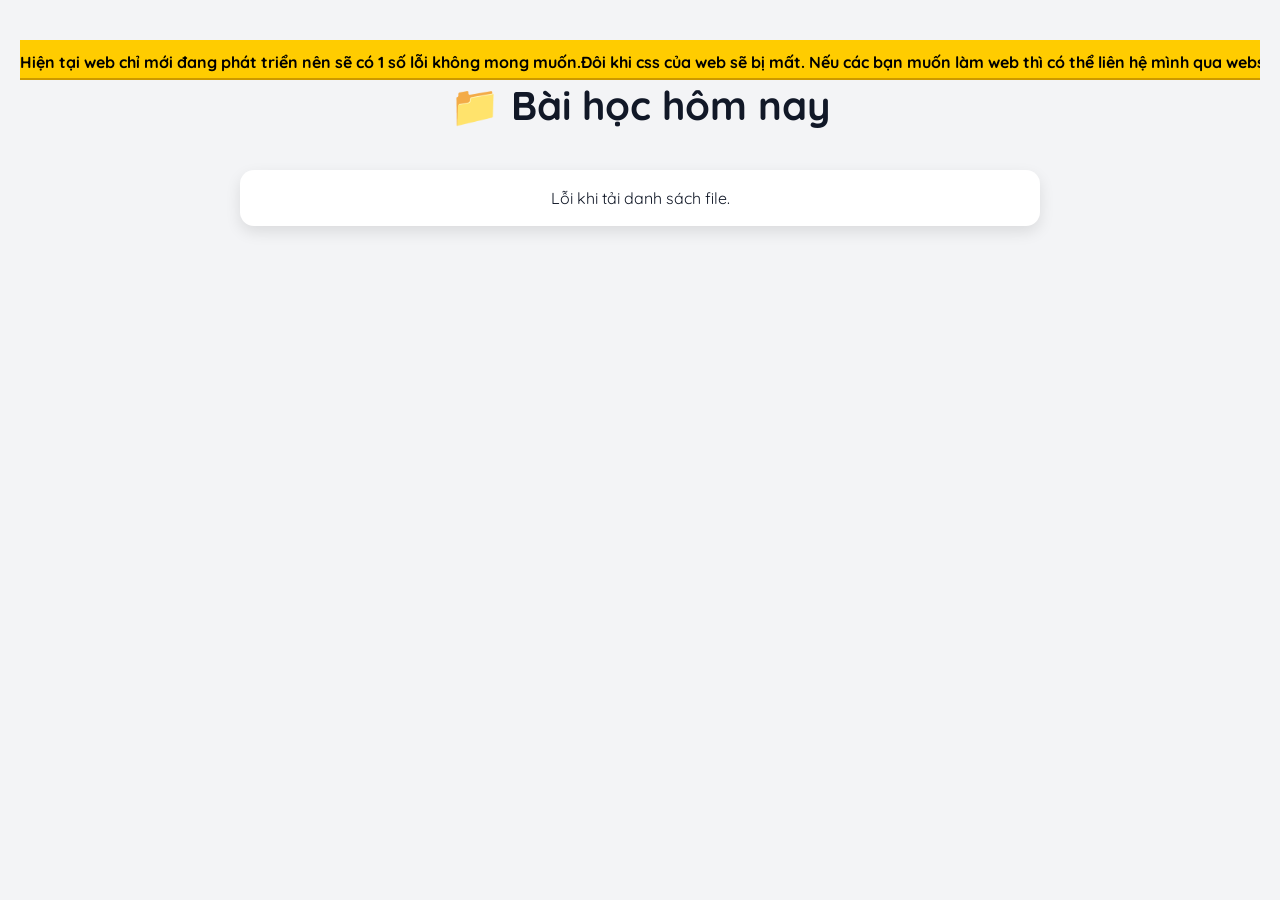
<file: index.html>
<!DOCTYPE html>
<html lang="vi">
<head>
  <meta charset="UTF-8" />
  <meta name="viewport" content="width=device-width, initial-scale=1.0" />
  <link rel="icon" href="GD.png" />
  <title>Hocwebkhanhpc</title>
  <link href="https://fonts.googleapis.com/css2?family=Quicksand:wght@500;700&display=swap" rel="stylesheet">
  <style>
    :root {
      --bg: #f3f4f6;
      --bg-dark: #1e1e2f;
      --card: #ffffff;
      --card-dark: #2a2a40;
      --text: #111827;
      --text-dark: #e5e7eb;
      --primary: #6366f1;
      --hover: #4f46e5;
      --shadow: rgba(0, 0, 0, 0.1);
    }

    * {
      margin: 0;
      padding: 0;
      box-sizing: border-box;
    }

    body {
      font-family: 'Quicksand', sans-serif;
      background-color: var(--bg);
      color: var(--text);
      padding: 40px 20px;
      transition: all 0.4s ease;
    }

    body.dark {
      background-color: var(--bg-dark);
      color: var(--text-dark);
    }

    h1 {
      text-align: center;
      font-size: 2.5rem;
      margin-bottom: 40px;
      animation: fadeInDown 1s ease;
    }

    ul {
      list-style: none;
      max-width: 800px;
      margin: auto;
      padding: 0;
    }

    li {
      background-color: var(--card);
      margin: 15px 0;
      padding: 18px 24px;
      border-radius: 14px;
      box-shadow: 0 6px 15px var(--shadow);
      transform: translateY(20px);
      opacity: 0;
      animation: fadeInUp 0.6s ease forwards;
      animation-delay: calc(var(--i) * 0.1s);
      text-align: center;
    }

    body.dark li {
      background-color: var(--card-dark);
    }

    a {
      color: var(--primary);
      text-decoration: none;
      font-weight: bold;
      font-size: 1.4rem;
      display: inline-block;
      transition: all 0.3s ease;
    }

    a:hover {
      color: var(--hover);
      transform: scale(1.1);
    }

    .toggle-btn {
      position: fixed;
      top: 20px;
      right: 20px;
      background: none;
      border: none;
      font-size: 2rem;
      cursor: pointer;
      transition: transform 0.4s ease;
    }

    .toggle-btn.rotate {
      transform: rotate(180deg);
    }

    @keyframes fadeInUp {
      to {
        transform: translateY(0);
        opacity: 1;
      }
    }

    @keyframes fadeInDown {
      from {
        transform: translateY(-20px);
        opacity: 0;
      }
      to {
        transform: translateY(0);
        opacity: 1;
      }
    }

    @media (max-width: 600px) {
      h1 {
        font-size: 1.8rem;
      }

      li {
        padding: 14px 18px;
      }

      .toggle-btn {
        font-size: 1.5rem;
        top: 10px;
        right: 10px;
      }
    }
  </style>
  <div id="notification-bar" style="
    width: 100%;
    background-color: #ffcc00;
    color: #000;
    font-weight: bold;
    white-space: nowrap;
    overflow: hidden;
    height: 40px;
    line-height: 40px;
    border-bottom: 2px solid #cc9900;
    box-sizing: border-box;
    position: relative;
">
  <div id="scrolling-wrapper" style="
      display: inline-block;
      white-space: nowrap;
      will-change: transform;
      animation: scroll-infinite 30s linear infinite;
  ">
    <span style="padding-right: 50px;">
      Hiện tại web chỉ mới đang phát triển nên sẽ có 1 số lỗi không mong muốn.Đôi khi css của web sẽ bị mất. Nếu các bạn muốn làm web thì có thể liên hệ mình qua website: 
      <a href="https://aikhanh.onrender.com" target="_blank" style="color: #000; text-decoration: underline;">https://aikhanh.onrender.com</a>
       © KHANHPC 2025| mọi quyền được bảo lưu
    </span>
    <span style="padding-right: 50px;">
      Hiện tại web chỉ mới đang phát triển nên sẽ có 1 số lỗi không mong muốn.Đôi khi css của web sẽ bị mất. Nếu các bạn muốn làm web thì có thể liên hệ mình qua website: 
      <a href="https://aikhanh.onrender.com" target="_blank" style="color: #000; text-decoration: underline;">https://aikhanh.onrender.com</a>
       © KHANHPC 2025| mọi quyền được bảo lưu
    </span>
    <span style="padding-right: 50px;">
      Hiện tại web chỉ mới đang phát triển nên sẽ có 1 số lỗi không mong muốn.Đôi khi css của web sẽ bị mất. Nếu các bạn muốn làm web thì có thể liên hệ mình qua website: 
      <a href="https://aikhanh.onrender.com" target="_blank" style="color: #000; text-decoration: underline;">https://aikhanh.onrender.com</a>
       © KHANHPC 2025| mọi quyền được bảo lưu
    </span>
    <span style="padding-right: 50px;">
      Hiện tại web chỉ mới đang phát triển nên sẽ có 1 số lỗi không mong muốn.Đôi khi css của web sẽ bị mất. Nếu các bạn muốn làm web thì có thể liên hệ mình qua website: 
      <a href="https://aikhanh.onrender.com" target="_blank" style="color: #000; text-decoration: underline;">https://aikhanh.onrender.com</a>
       © KHANHPC 2025| mọi quyền được bảo lưu
    </span>
  </div>
</div>
<style>
@keyframes scroll-infinite {
  0% {
    transform: translateX(0);
  }
  100% {
    transform: translateX(-25%);
  }
}
</style>
</head>
<body>
  <button class="toggle-btn" id="theme-toggle" onclick="toggleDark()"></button>
  <h1>📁 Bài học hôm nay</h1>
  <ul id="file-list">Đang tải...</ul>

  <script>
    const user = "HoangQuocKhanh0504";
    const repo = "hocwebkhanhpc";
    const branch = "root";

    async function fetchHtmlFiles() {
      try {
        const res = await fetch(`https://api.github.com/repos/${user}/${repo}/git/trees/${branch}?recursive=1`);
        const data = await res.json();

        // Kiểm tra nếu 'data.tree' là một mảng hợp lệ
        if (!Array.isArray(data.tree)) {
          throw new Error('Dữ liệu không hợp lệ.');
        }

        // Lọc tất cả các file có phần mở rộng .html
        const htmlFiles = data.tree.filter(file => file.path.endsWith(".html"));
        const list = document.getElementById("file-list");
        list.innerHTML = "";

        if (htmlFiles.length === 0) {
          list.innerHTML = "<li>Không tìm thấy file HTML nào.</li>";
          return;
        }

        const folders = new Set();
        htmlFiles.forEach(file => {
          // Lấy thư mục chứa file HTML
          const folder = file.path.includes('/') ? file.path.split('/').slice(0, -1).join('/') : "";
          if (folder) folders.add(folder);
        });

        // Sắp xếp thư mục theo thứ tự số
        const sortedFolders = Array.from(folders).sort((a, b) => {
          const numA = a.match(/\d+/) ? parseInt(a.match(/\d+/)[0]) : 0;
          const numB = b.match(/\d+/) ? parseInt(b.match(/\d+/)[0]) : 0;
          return numA - numB;
        });

        sortedFolders.forEach((folder, index) => {
          const li = document.createElement("li");
          li.style.setProperty('--i', index);

          const a = document.createElement("a");
          a.href = `https://${user}.github.io/${repo}/${folder === "" ? "" : folder + "/"}khanhpc.html`;
          a.textContent = `📁 ${folder}`;
          a.target = "_blank";

          li.appendChild(a);
          list.appendChild(li);
        });
      } catch (e) {
        console.error(e);
        document.getElementById("file-list").innerHTML = "<li>Lỗi khi tải danh sách file.</li>";
      }
    }

    function toggleDark() {
      const body = document.body;
      const btn = document.getElementById("theme-toggle");
      body.classList.toggle("dark");
      btn.classList.toggle("rotate");

      // Lưu trạng thái chế độ sáng tối vào localStorage
      if (body.classList.contains("dark")) {
        localStorage.setItem("theme", "dark");
        btn.textContent = "💡";
      } else {
        localStorage.setItem("theme", "light");
        btn.textContent = "🌙";
      }
    }

    // Kiểm tra chế độ sáng tối khi tải lại trang
    if (localStorage.getItem("theme") === "dark") {
      document.body.classList.add("dark");
      document.getElementById("theme-toggle").textContent = "💡";
    }
        if (localStorage.getItem("theme") === "light") {
      document.body.classList.add("light");
      document.getElementById("theme-toggle").textContent = "🌙";
    }


    fetchHtmlFiles();
      document.addEventListener('DOMContentLoaded', function () {
    document.body.style.userSelect = 'none';

    // Chặn các sự kiện chọn văn bản
    document.body.addEventListener('selectstart', function (e) {
      e.preventDefault();
    });

    // Chặn bôi đen bằng chuột
    document.body.addEventListener('mousedown', function (e) {
      e.preventDefault();
    });

    document.body.addEventListener('mousemove', function (e) {
      window.getSelection().removeAllRanges();
    });
  });
  </script>
</body>
</html>
</file>
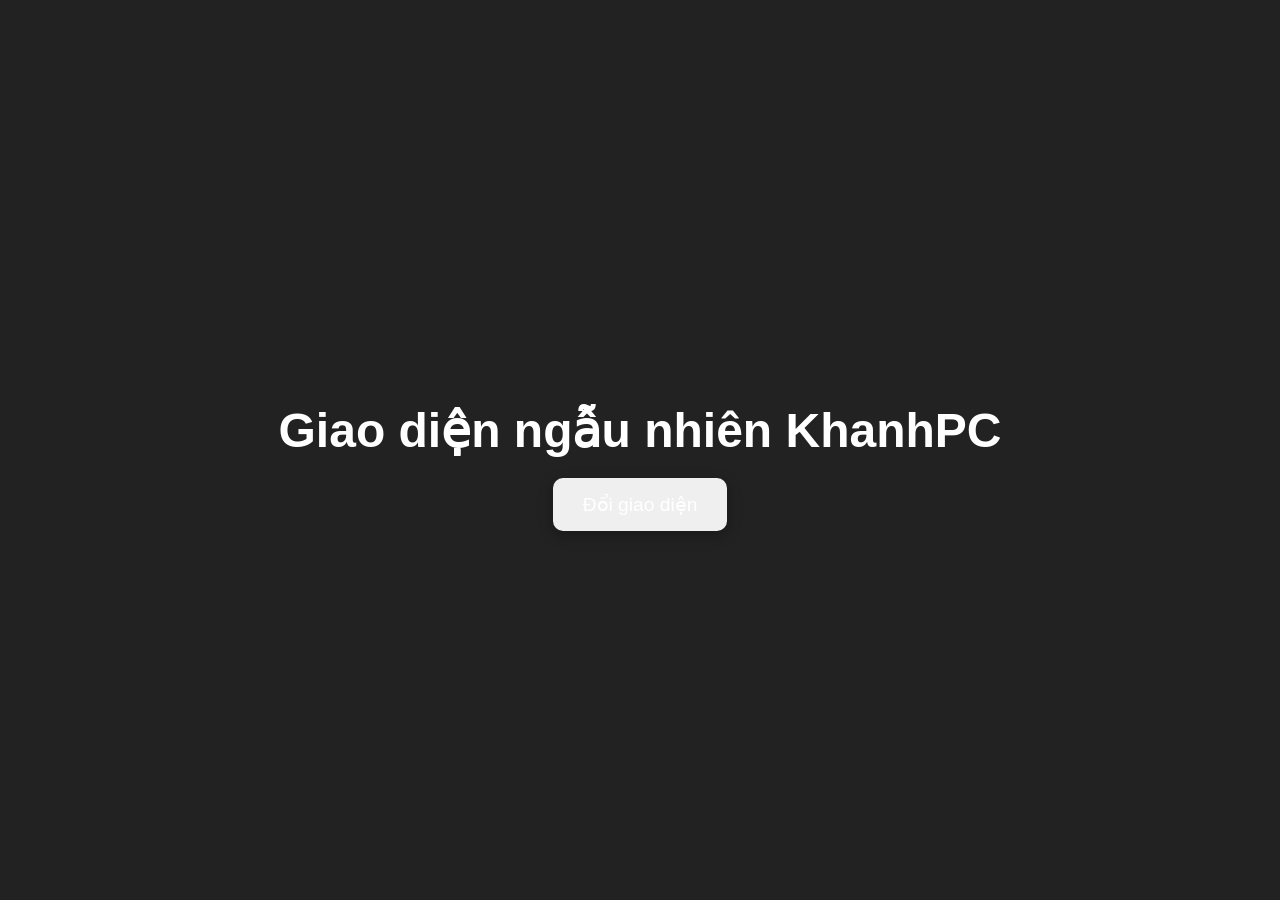
<file: Bài 1 (tạo hiệu ứng màu cho web)/khanhpc.html>
<!DOCTYPE html>
<html lang="vi">
<head>
    <meta charset="UTF-8">
    <meta name="viewport" content="width=device-width, initial-scale=1.0">
    <title>Khanhpc Tạo web</title>
    <link rel="stylesheet" href="khanhpc.css">
    <link rel="icon" type="image/png" href="GD.png">
    <script src="https://www.google.com/recaptcha/api.js?render=Key API captra V3 của bạn&hl=vi" ></script>
</head>
<body>
    <h1 id="tieu-de">Giao diện ngẫu nhiên KhanhPC</h1>
    <button class="nut-doi-giao-dien" onclick="doiGiaoDien()">Đổi giao diện</button>
    <script src="khanhpc.js"></script>
</body>
</html>
</file>
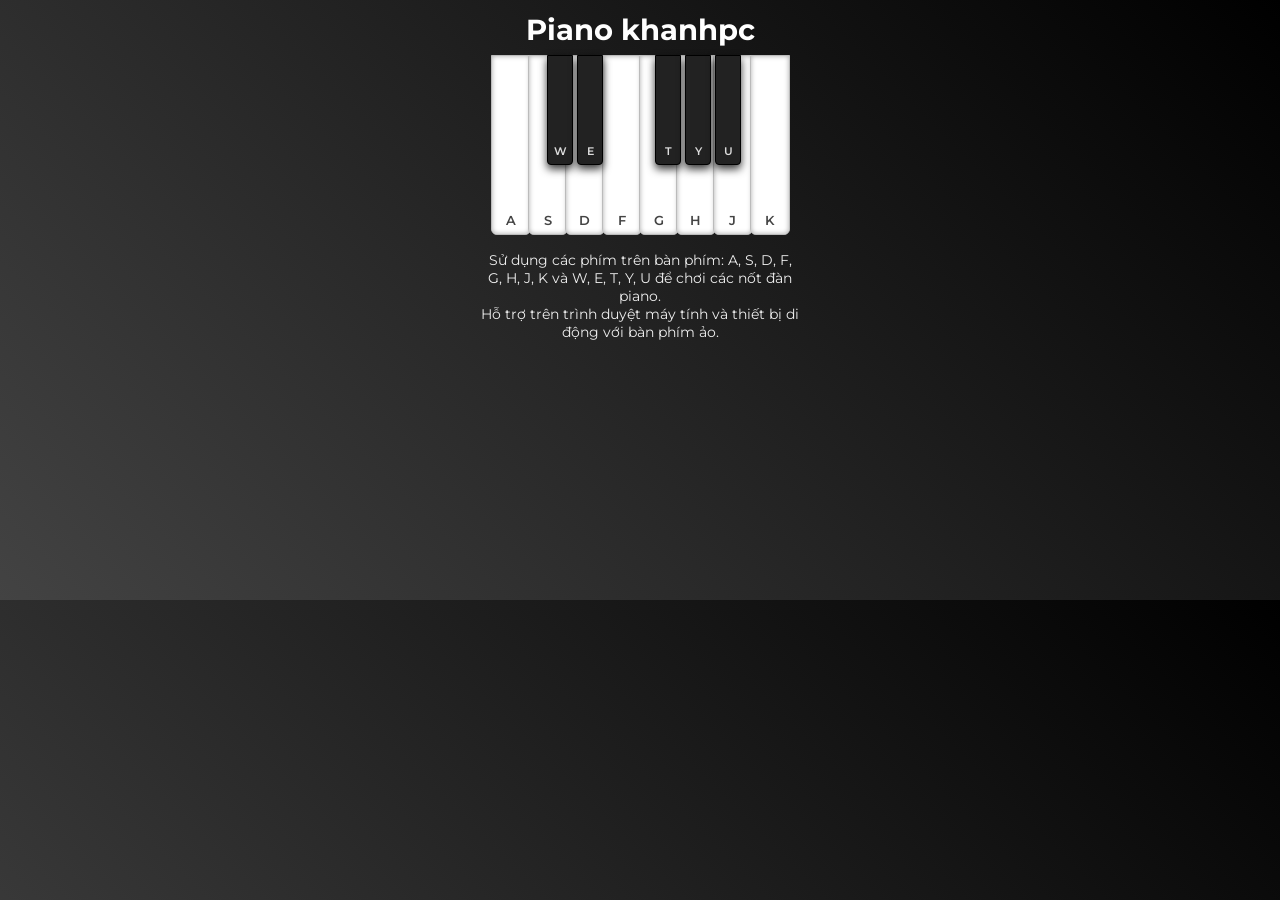
<file: Bài 10 tự làm đàn piano trên web/khanhpc.html>
<!DOCTYPE html>
<html lang="vi">
<head>
<meta charset="UTF-8" />
<meta name="viewport" content="width=device-width, initial-scale=1, maximum-scale=1, user-scalable=no" />
<title>Bài 10</title>
<link rel="icon" href="GD.png">
<link rel="stylesheet" href="khanhpc.css">
</head>
<body>
<h1>Piano khanhpc</h1>
<div id="piano" role="application" aria-label="Đàn piano ảo">
  <div class="white-keys">
    <div class="white-key" data-note="C4" tabindex="0"><div class="key-label">A</div></div>
    <div class="white-key" data-note="D4" tabindex="0"><div class="key-label">S</div></div>
    <div class="white-key" data-note="E4" tabindex="0"><div class="key-label">D</div></div>
    <div class="white-key" data-note="F4" tabindex="0"><div class="key-label">F</div></div>
    <div class="white-key" data-note="G4" tabindex="0"><div class="key-label">G</div></div>
    <div class="white-key" data-note="A4" tabindex="0"><div class="key-label">H</div></div>
    <div class="white-key" data-note="B4" tabindex="0"><div class="key-label">J</div></div>
    <div class="white-key" data-note="C5" tabindex="0"><div class="key-label">K</div></div>
  </div>
  <div class="black-keys">
    <div class="black-key" data-note="C#4" style="margin-left: 28px" tabindex="0"><div class="key-label">W</div></div>
    <div class="black-key" data-note="D#4" tabindex="0"><div class="key-label">E</div></div>
    <div class="black-key" data-note="F#4" style="margin-left: 50px" tabindex="0"><div class="key-label">T</div></div>
    <div class="black-key" data-note="G#4" tabindex="0"><div class="key-label">Y</div></div>
    <div class="black-key" data-note="A#4" tabindex="0"><div class="key-label">U</div></div>
  </div>
</div>
<div id="instructions">
  Sử dụng các phím trên bàn phím: A, S, D, F, G, H, J, K và W, E, T, Y, U để chơi các nốt đàn piano.<br/>
  Hỗ trợ trên trình duyệt máy tính và thiết bị di động với bàn phím ảo.
</div>
<script src="khanhpc.js"></script>
</body>
</html>
</file>
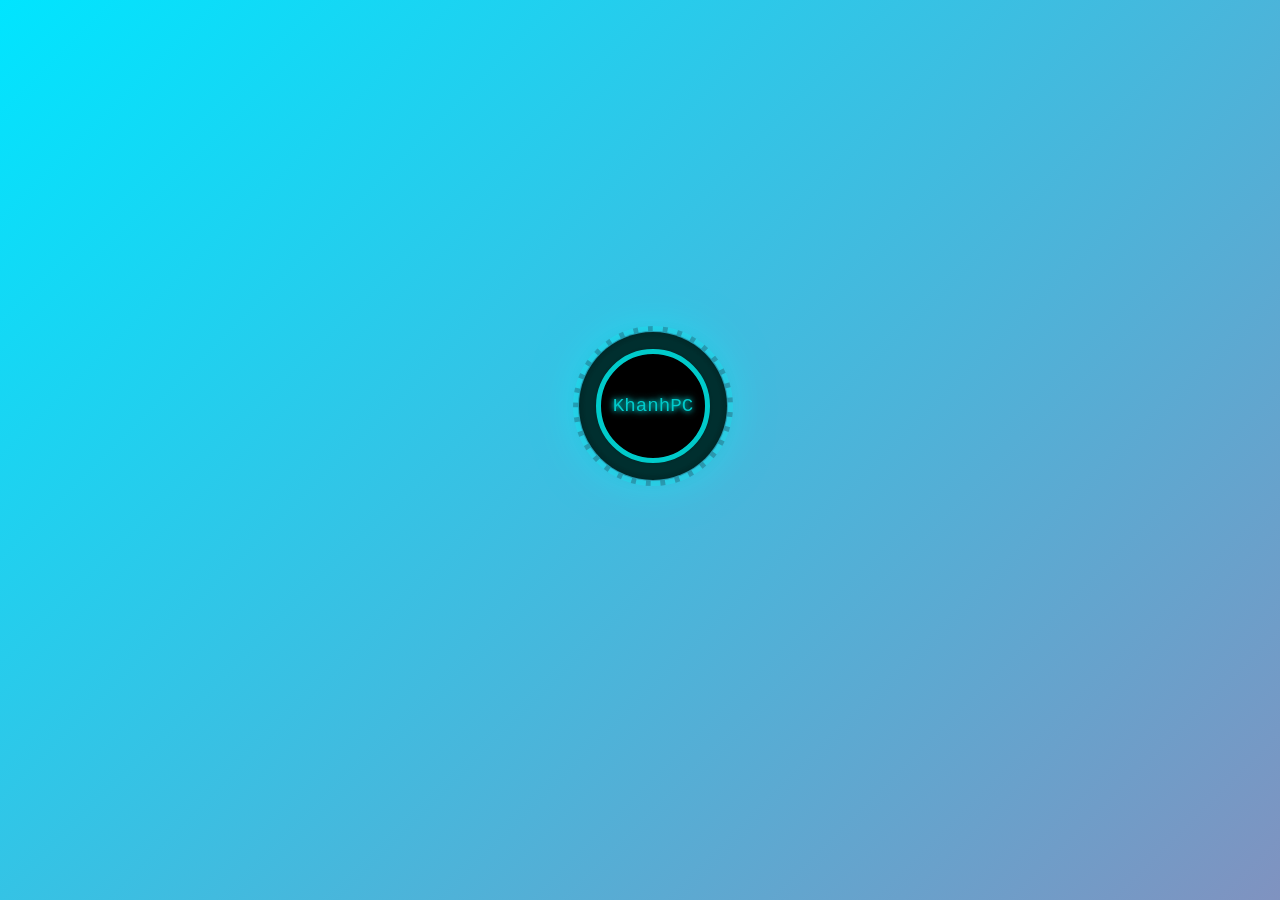
<file: Bài 2 tạo logo xoay tròn/khanhpc.html>
<DOCTYPE html> 
<html lang="vi"> 
<head> 
    <meta charset="UTF-8"> 
    <meta name="viewport" content="width=device-width, initial-scale=1.0"> 
    <title>Tài liệu</title> 
    <link rel="stylesheet" href="khanhpc.css">
    <link rel="icon" type="image/png" href="GD.png">
</head> 
<body> 
    <div class="khanhpc">
        <span>KhanhPC</span> <!--thay tên của bạn vào-->
    </div>
    <div class="khanhpc1">
        <span></span>
    </div>
    <script src="khanhpc.js"></script> 
    
</body> 
</html>
</file>
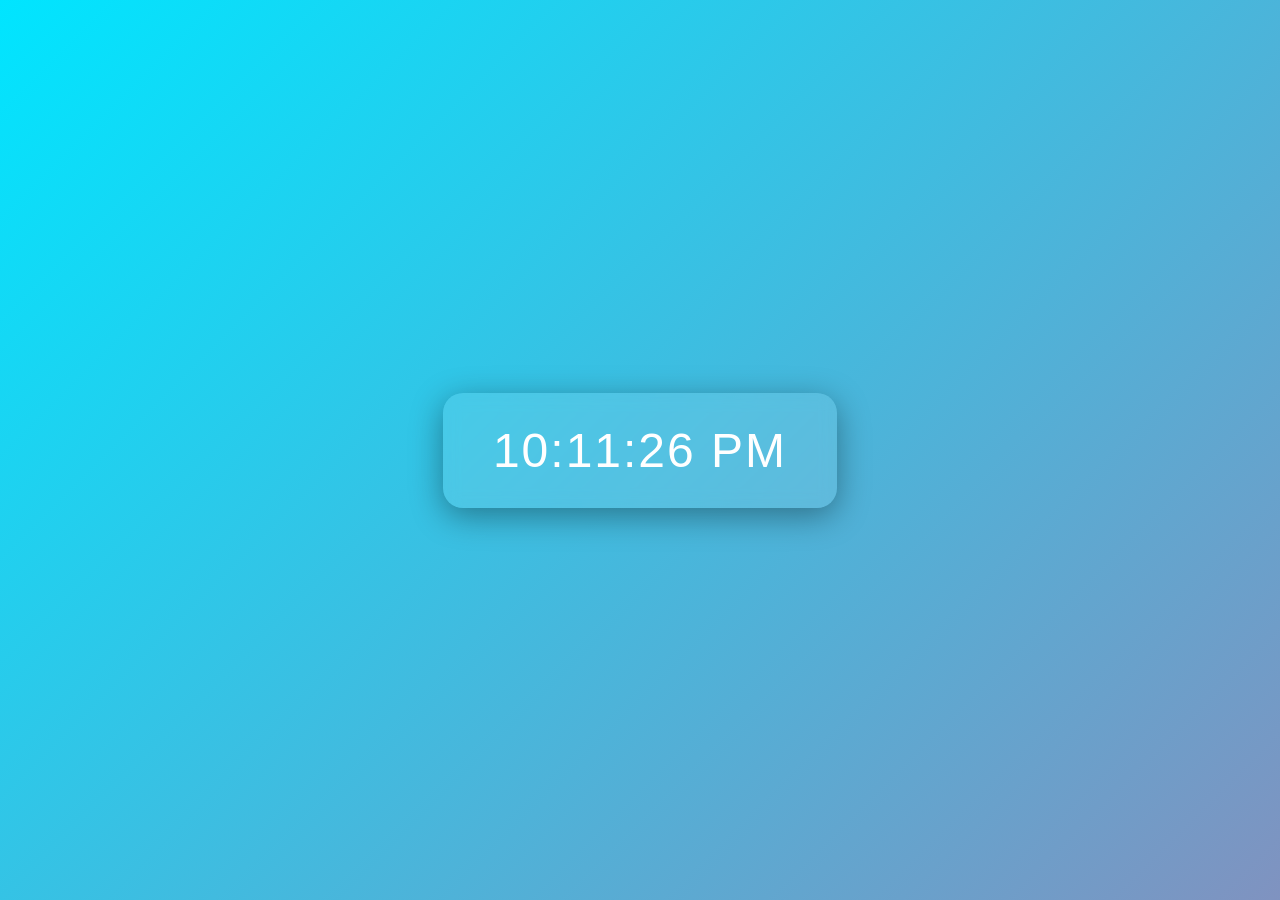
<file: Bài 3 thiết lập thời gian thực/khanhpc.html>
<DOCTYPE html> 
<html lang="vi"> 
<head> 
    <meta charset="UTF-8"> 
    <meta name="viewport" content="width=device-width, initial-scale=1.0"> 
    <link rel="icon" type="image/png" href="GD.png">
    <title>Tài liệu học tập KhanhPC</title> 
    <link rel="stylesheet" href="khanhpc.css"> 
</head> 
<body> 
    <div class="glass-clock" id="clock">--:--:--</div>
    <script src="khanhpc.js"></script> 
</body> 
</html>
</file>
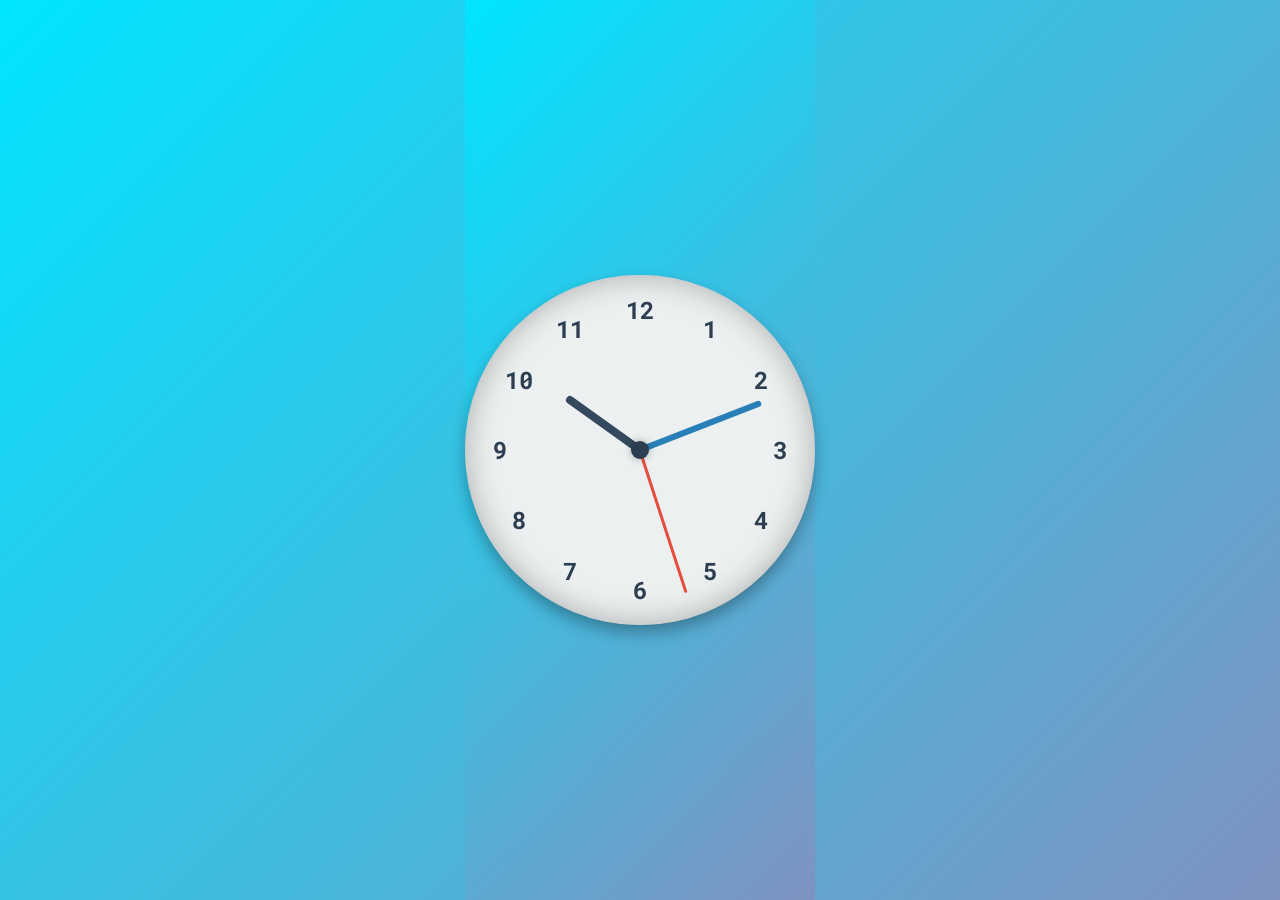
<file: Bài 4 thiết lập đồng hồ kim theo thời gian thực/khanhpc.html>
<!DOCTYPE html>
<html lang="vi">
<head>
<meta charset="UTF-8" />
<meta name="viewport" content="width=device-width, initial-scale=1, maximum-scale=1, user-scalable=no" />
<title>Bài 4</title>
<link rel="icon" href="GD.png" type="image/png">
<link rel="stylesheet" href="khanhpc.css">
</head>
<body>
  <div class="dong-ho-container" aria-label="Đồng hồ analog thời gian thực" role="img">
    <!-- Các số từ 1 đến 12 -->
  </div>

<script src="khanhpc.js"></script>
</body>
</html>
</file>
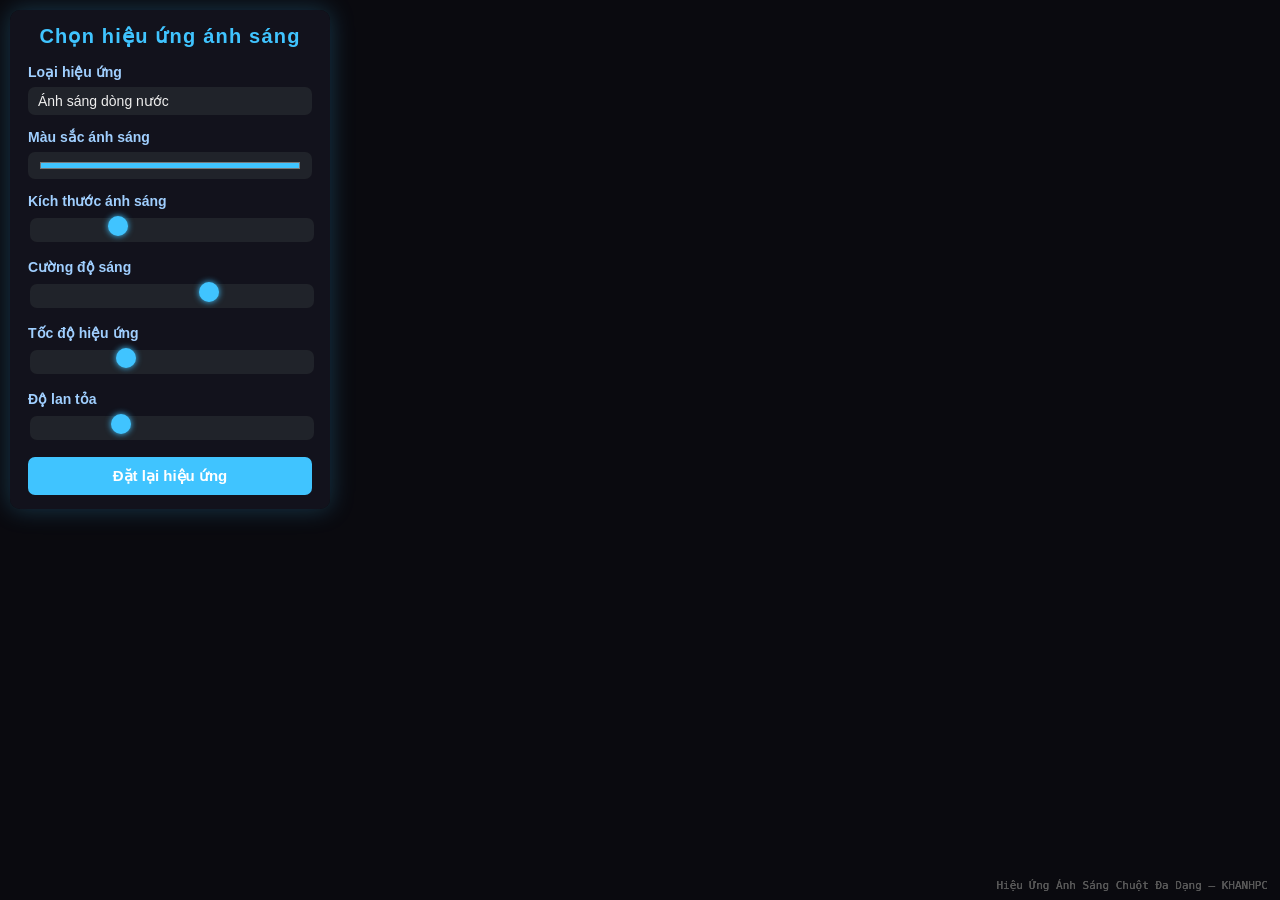
<file: Bài 5 làm hiệu ứng rê chuột bằng js(code này nâng cao)/khanhpc.html>
<!DOCTYPE html>
<html lang="vi">
<head>
  <meta charset="UTF-8" />
  <meta name="viewport" content="width=device-width, initial-scale=1, maximum-scale=1, user-scalable=no"/>
  <title>Hiệu Ứng Ánh Sáng Chuột Đa Dạng</title>
  <link rel="stylesheet" href="khanhpc.css">
  <link rel="icon" href="GD.png">
</head>
<body>
  <div id="app" aria-label="Ứng dụng hiệu ứng ánh sáng theo chuột">
    <canvas id="canvas"></canvas>
    
    <div id="controls" role="region" aria-label="Bảng điều khiển hiệu ứng ánh sáng theo chuột">
      <h2>Chọn hiệu ứng ánh sáng</h2>
      
      <div class="option-group">
        <label for="effectSelect">Loại hiệu ứng</label>
        <select id="effectSelect" aria-label="Chọn loại hiệu ứng ánh sáng">
          <option value="waterLight">Ánh sáng dòng nước</option>
          <option value="glowingOrb">Quả cầu phát sáng</option>
          <option value="ripple">Sóng lan tỏa</option>
          <option value="starTrail">Dải sao vụt sáng</option>
          <option value="firefly">Đom đóm sáng</option>
          <option value="laser">Chùm sáng laser</option>
          <option value="fireworks">Pháo hoa</option>
          <option value="neonPulse">Nhịp đèn neon</option>
          <option value="cometTail">Đuôi sao chổi</option>
          <option value="electricSparks">Tia lửa điện</option>
          <option value="galaxySwirl">Dải ngân hà xoáy</option>
          <option value="bubbleRise">Bong bóng bay</option>
          <option value="laserSweep">Chùm laser quét</option>
          <option value="auroraWave">Sóng cực quang</option>
          <option value="spiralGlow">Quầng sáng xoắn ốc</option>
          <option value="plasmaArcs">Cung plasma</option>
          <option value="twinkleStars">Sao nhấp nháy</option>
          <option value="glowingButterfly">Bướm phát sáng</option>
          <option value="rippleCircles">Vòng sóng lan tỏa</option>
        </select>
      </div>

      <div class="option-group">
        <label for="colorPicker">Màu sắc ánh sáng</label>
        <input type="color" id="colorPicker" value="#40c4ff" aria-label="Chọn màu sắc ánh sáng" />
      </div>

      <div class="option-group">
        <label for="sizeSlider">Kích thước ánh sáng</label>
        <input type="range" id="sizeSlider" min="5" max="130" value="40" aria-label="Thay đổi kích thước ánh sáng" />
      </div>

      <div class="option-group">
        <label for="intensitySlider">Cường độ sáng</label>
        <input type="range" id="intensitySlider" min="0" max="1" step="0.01" value="0.65" aria-label="Thay đổi cường độ sáng" />
      </div>

      <div class="option-group">
        <label for="speedSlider">Tốc độ hiệu ứng</label>
        <input type="range" id="speedSlider" min="0.1" max="3" step="0.05" value="1" aria-label="Thay đổi tốc độ hiệu ứng" />
      </div>

      <div class="option-group">
        <label for="spreadSlider">Độ lan tỏa</label>
        <input type="range" id="spreadSlider" min="10" max="250" value="80" aria-label="Thay đổi độ lan tỏa ánh sáng" />
      </div>

      <button id="resetBtn" aria-label="Đặt lại hiệu ứng">Đặt lại hiệu ứng</button>
    </div>

    <div id="footer">Hiệu Ứng Ánh Sáng Chuột Đa Dạng — KHANHPC</div>
  </div>

  <script src="khanhpc.js"></script>
</body>
</html>
</file>
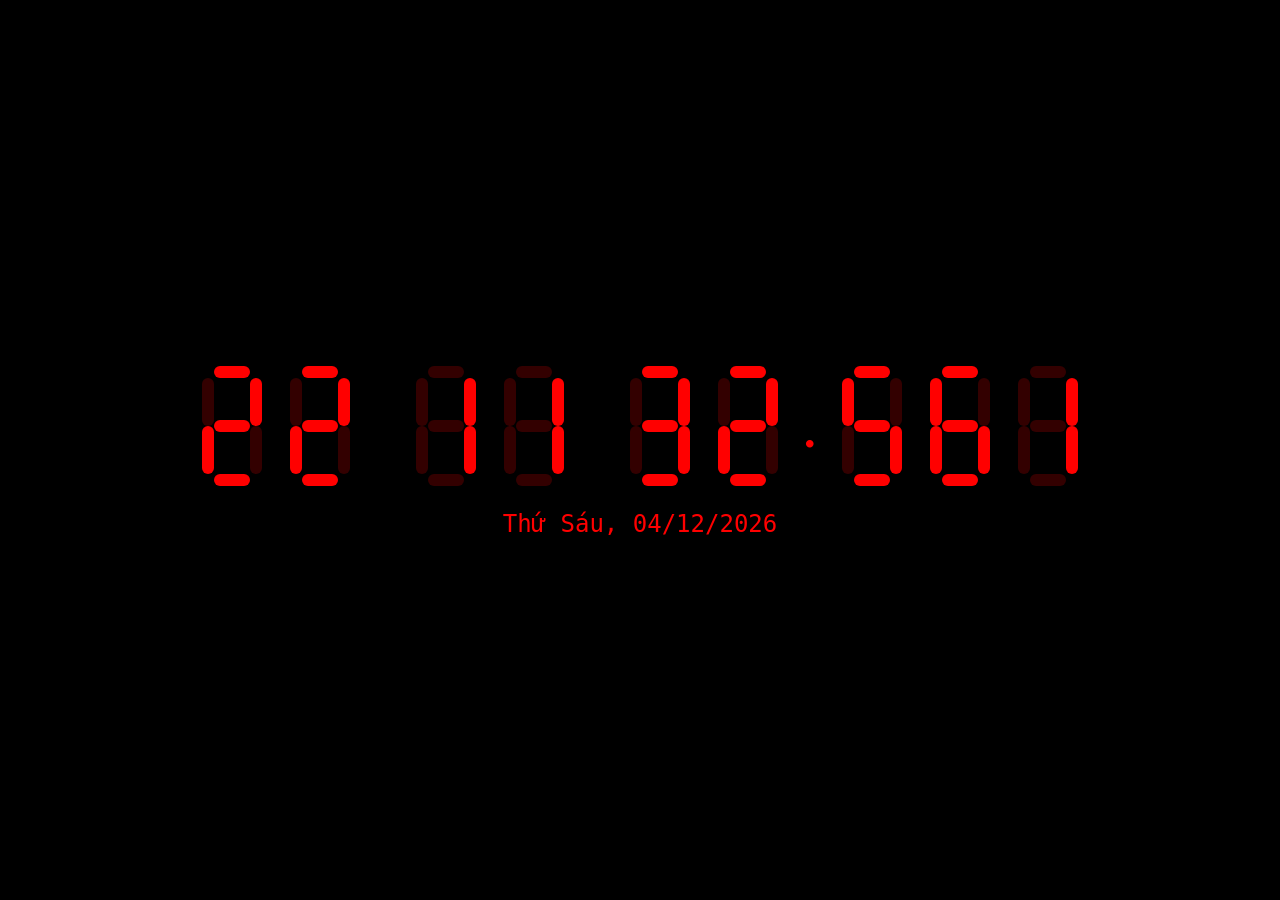
<file: Bài 7 thiết lập đồng hồ led 7 đoạn/khanhpc.html>
<!DOCTYPE html>
<html lang="vi">
<head>
  <meta charset="UTF-8">
  <title>Bài 7</title>
<link rel="stylesheet" href="khanhpc.css">
<link rel="icon" href="GD.png">
</head>
<body>
  <div class="dong-ho" id="dong-ho"></div>
  <div class="ngay-thang" id="ngay-thang"></div>
<script src="khanhpc.js"></script>
</body>
</html>
</file>
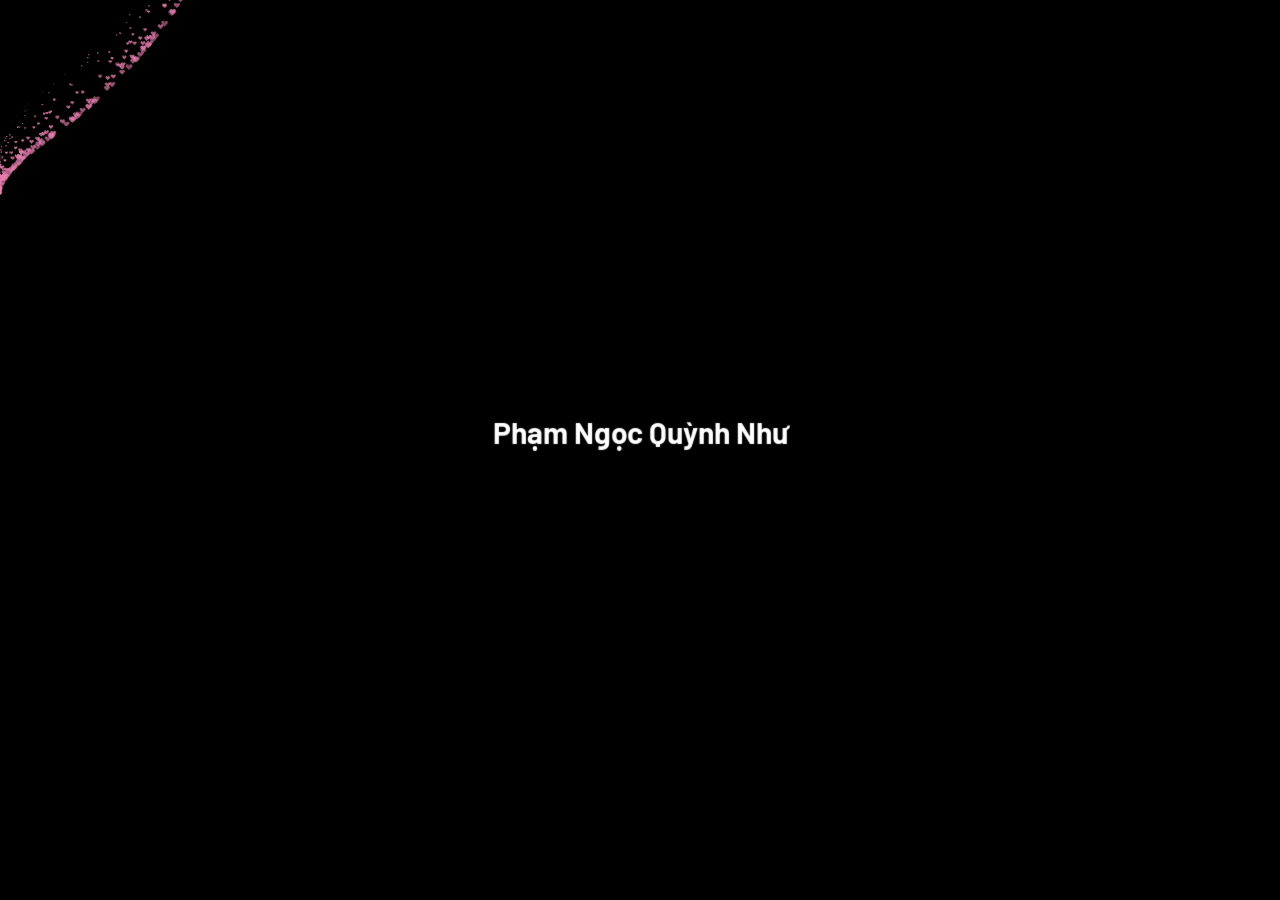
<file: Bài 8 làm animation cho trái tim/khanhpc.html>
<!DOCTYPE html>
<html>
<head>
    <title>Bài 8</title>
    <meta name="generator" content="EditPlus">
    <meta name="author" content="">
    <meta name="keywords" content="">
    <meta name="description" content="">
    <link rel="stylesheet" href="khanhpc.css">
    <link rel="icon" href="GD.png">
</head>
<body>
        <div class="sp-container">
            <div class="sp-content">
                <h2 class="frame-1">Gửi em</h2>
                <h2 class="frame-2">Người....</h2>
                <h2 class="frame-3">Mà anh thương nhớ</h2>
                <h2 class="frame-4">Yêu em</h2>
                <h2 class="frame-5">
                    <span>Phạm</span></span>
                    <span>Ngọc</span>
                    <span>Quỳnh</span>
                    <span>Như</span>
                </h2>
            </div>
        </div> 
        <canvas id="pinkboard">
            <canvas id="pinkboard">
            </canvas>
        </canvas>
    <script src="khanhpc.js"></script>
</body>
</html>
</file>
<file: Bài 1 (tạo hiệu ứng màu cho web)/khanhpc.css>
body{
        margin: 0;
        font-family: 'segeo UI',sans-serif;
        display: flex;
        flex-direction: column;
        justify-content: center;
        align-items: center;
        height: 100vh;
        transition: all 1s ease;
        background-color: #222;
        color: #fff;
        overflow-y: scroll;
    }
    ::-webkit-scrollbar {
        display: none;
    }
    html,body{
        overflow: hidden;
    }
    h1{
        font-size: 3em;
        margin-bottom: 20px;
    }
    .nut-doi-giao-dien{
        padding: 15px 30px;
        font-size: 1.2em;
        border: none;
        border-radius: 10px;
        cursor: pointer;
        background: linear-gradient(45deg,#ff4b2b);
        color: white;
        transition: all 0.3s ease;
        box-shadow: 0 4px 15px rgba(0,0,0,0.3);
    }
    .nut-doi-giao-dien:hover{
        transform: scale(1.1);
        box-shadow: 0 6px 20px rgba();
    }
    /* các hiệu ứng */
    .mo-dan{
        animation: moDan 1s ease;
    }
    .phong-to{
        animation: phongTo 1s ease;
    }
    .xoay-tron{
        animation: xoayTron 1s ease;
    }
    .truot-xuong{
        animation: truotXuong 1s ease;
    }
    @keyframes moDan {
        0%{
            opacity: 0;
        }
        100%{
            opacity: 1;
        }
    }

    @keyframes phongTo {
        0%{
                transform: scale(0.5);
        }
        100%{
            transform: scale(1);
        }
    }

    @keyframes xoayTron {
        0%{
            transform: rotate(180deg);
        }
        100%{
            transform: rotate(0deg);
        }
    }

    @keyframes truotXuong {
        0%{
            transform: translateY(-100px);
        }
        100%{
            transform: translateY(0);
        }
    }
</file>
<file: Bài 10 tự làm đàn piano trên web/khanhpc.css>
@import url('https://fonts.googleapis.com/css2?family=Montserrat:wght@600&display=swap');

:root {
  --white-key-width: 40px;
  --white-key-height: 180px;
  --black-key-width: 26px;
  --black-key-height: 110px;
  --white-key-color: #fff;
  --black-key-color: #222;
  --white-key-border: #bbb;
  --black-key-border: #000;
  --active-white: #ffd54f;
  --active-black: #ffca28;
}

* {
  box-sizing: border-box;
}

body {
  margin: 0;
  background: linear-gradient(45deg, #434343, #000000);
  font-family: 'Montserrat', sans-serif;
  display: flex;
  flex-direction: column;
  align-items: center;
  height: 600px;
  max-width: 350px;
  margin-left: auto;
  margin-right: auto;
  user-select: none;
}

h1 {
  color: #fff;
  margin-top: 12px;
  margin-bottom: 8px;
  font-weight: 700;
  font-size: 1.8rem;
}

#piano {
  position: relative;
  user-select: none;
}

.white-keys {
  display: flex;
  position: relative;
  z-index: 1;
}

.white-key {
  position: relative;
  width: var(--white-key-width);
  height: var(--white-key-height);
  border: 1.5px solid var(--white-key-border);
  background: var(--white-key-color);
  border-radius: 0 0 6px 6px;
  margin: 0 -1.5px;
  box-shadow: inset 0 0 5px #aaa;
  cursor: pointer;
  transition: background 0.15s ease, box-shadow 0.15s ease;
  display: flex;
  justify-content: center;
  align-items: flex-end;
  font-size: 13px;
  padding-bottom: 6px;
  color: #444;
  font-weight: 600;
}

.white-key.active {
  background: var(--active-white);
  box-shadow: 0 0 10px var(--active-white);
}

.black-keys {
  position: absolute;
  top: 0;
  left: 0;
  display: flex;
  padding-left: calc(var(--white-key-width) - var(--black-key-width) / 2);
  z-index: 2;
}

.black-key {
  position: relative;
  width: var(--black-key-width);
  height: var(--black-key-height);
  background: var(--black-key-color);
  border-radius: 0 0 4px 4px;
  margin: 0 2px;
  border: 1.5px solid var(--black-key-border);
  box-shadow: 0 4px 8px rgba(0,0,0,0.8);
  cursor: pointer;
  transition: background 0.15s ease, box-shadow 0.15s ease;
  display: flex;
  justify-content: center;
  align-items: flex-end;
  font-size: 11px;
  padding-bottom: 6px;
  color: #ddd;
  font-weight: 600;
}

.black-key.active {
  background: var(--active-black);
  box-shadow: 0 0 15px var(--active-black);
}

#instructions {
  margin-top: 16px;
  color: #eee;
  font-size: 14px;
  max-width: 320px;
  text-align: center;
}


@media (max-width: 360px) {
  :root {
    --white-key-width: 30px;
    --white-key-height: 140px;
    --black-key-width: 20px;
    --black-key-height: 90px;
  }

  h1 {
    font-size: 1.4rem;
  }
}


.key-label {
  pointer-events: none;
  user-select: none;
}
  .white-key, .black-key {
    transition: background-color 0.2s, box-shadow 0.2s;
    user-select: none;
    cursor: pointer;
  }

  .white-key.active {
    background-color: #ffd700 !important;
    box-shadow: 0 0 10px #ffd700;
  }

  .black-key.active {
    background-color: #ff6347 !important;
    box-shadow: 0 0 10px #ff6347;
  }
</file>
<file: Bài 2 tạo logo xoay tròn/khanhpc.css>
body{
    background: linear-gradient(135deg, #00e5ff, #ff4081, #8e24aa);
    background-size: 400% 400%;
    animation: gradientBackground 5s ease infinite;
    margin: 0;
    height: 100vh;
    display: flex;
    justify-content: center;     /*xóa dòng này nếu muốn logo ra góc*/
    align-items: center;        /*xóa dòng này nếu muốn logo ra góc*/
    overflow-y: scroll;   
}
@keyframes gradientBackground {
    0% {
      background-position: 0% 50%;
    }
    50% {
      background-position: 100% 50%;
    }
    100% {
      background-position: 0% 50%;
    }
  }
::-webkit-scrollbar{
    display: none;
}
.khanhpc{
    width: 104px;
    height: 104px;
    border: 5px solid#0ff;
    box-shadow: 0 0 25px rgb(0, 0, 0),0 0 60px #0ff;
    border-radius: 50%;
    display: flex;
    justify-content: center;
    align-items: center;
    text-align: center;
    animation: spin 10s linear infinite;        /*chỉnh tốc độ quay ở dây mặc định 10 giây*/
    position: relative;
    background-color: black;
    position: relative;
    top: 30px;
    left: 30px;
    z-index: 9999;
}
.khanhpc:before{
    content: "";
    width: 150px;
    height: 150px;
    border:5px dashed #0ff;
    border-radius: 50%;
    position: absolute;
    opacity: 0.2;
    animation: pulse 2s ease-in-out infinite;  /*chỉnh tốc độ nhịp của viền logo ở dây mặc định 2 giây*/
    background-color: black;
}
.khanhpc span{
    color: #0ff;
    font-family: 'Courier New', monospace;
    font-size: 1.2rem;
    text-shadow: 0 0 5px #0ff,0 0 10px #0ff;
    background-color: black;
}
@keyframes spin {
    0%{transform: rotate(0deg);}
    100%{transform: rotate(360deg);}
}
@keyframes pulse{
    0%,100% {transform: scale(1);opacity: 0.2;}
    50%{transform: scale(1.1);opacity: 0.4;}
}
.khanhpc1{
    width: 148px;
    height: 148px;
    border-radius: 50%;
    background-color: black;
    position: relative;
    top: -101px;
    right: -13px;
    z-index: 999;
}
</file>
<file: Bài 3 thiết lập thời gian thực/khanhpc.css>
body{
    height: 100vh;
    background: linear-gradient(135deg, #00e5ff, #ff4081, #8e24aa);
    background-size: 400% 400%;
    animation: gradientBackground 5s ease infinite;
    margin: 0;
    display: flex;
    justify-content: center;
    align-items: center;
    font-family: 'Segoe UI',sans-serif;
}
.glass-clock{
    background: rgba(255,255,255,0.1);
    box-shadow: 0 8px 32px 0 rgba(0,0,0,0.37);
    padding: 30px 50px;
    border-radius: 20px;
    backdrop-filter: blur(8px);
    -webkit-backdrop-filter: blur(8px);
    border: 1px solid rbga(255,255,255,0.18);
    color: #fff;
    font-size: 3rem;
    letter-spacing: 2px;
    text-align: center;
}

@keyframes gradientBackground {
    0% {
      background-position: 0% 50%;
    }
    50% {
      background-position: 100% 50%;
    }
    100% {
      background-position: 0% 50%;
    }
  }
</file>
<file: Bài 4 thiết lập đồng hồ kim theo thời gian thực/khanhpc.css>
@import url('https://fonts.googleapis.com/css2?family=Roboto+Mono&display=swap');

/* Reset và căn giữa */
body, html {
  margin: 0;
  padding: 0;
  height: 100%;
  background: linear-gradient(135deg, #00e5ff, #ff4081, #8e24aa);
  background-size: 400% 400%;
  animation: gradientBackground 5s ease infinite;
  display: flex;
  justify-content: center;
  align-items: center;
  font-family: 'Roboto Mono', monospace;
  -webkit-tap-highlight-color: transparent;
  user-select: none;
  -webkit-user-select: none;
}
/*rgb cho nền*/
@keyframes gradientBackground {
  0% {
    background-position: 0% 50%;
  }
  50% {
    background-position: 100% 50%;
  }
  100% {
    background-position: 0% 50%;
  }
}
.dong-ho-container {
  position: relative;
  width: 350px;
  height: 350px;
  max-width: 90vw;
  max-height: 90vw;
  background: #ecf0f1;
  border-radius: 50%;
  box-shadow:
    inset 0 0 30px #aaa,
    0 8px 15px rgb(0 0 0 / 0.3);
}

/* Số giờ */
.so {
  position: absolute;
  width: 30px;
  height: 30px;
  color: #2c3e50;
  font-weight: 700;
  font-size: 1.5rem;
  text-align: center;
  line-height: 30px;
  user-select: none;
}

/* Đặt vị trí các số từ 1 đến 12 xung quanh đồng hồ */
/* 12 số được đặt bằng toán học hình học */
/* Trung tâm đồng hồ là 175,175 (nửa của 350) */
/* Bán kính cho các số: khoảng 140px */
/* Tính toán top và left cho mỗi số */
/* Chúng ta sẽ làm điều này trong JavaScript */

/* Container các kim đồng hồ */
.kim {
  position: absolute;
  top: 50%;
  left: 50%;
  transform-origin: center bottom;
  transform-style: preserve-3d;
}

/* Các kiểu chung cho các kim đồng hồ */
.kim-element {
  position: absolute;
  bottom: 50%;
  left: 50%;
  background: #2c3e50;
  border-radius: 10px;
  transform-origin: bottom center;
  transition: transform 0.05s cubic-bezier(0.4, 2.3, 0.3, 1);
}
/* Kim giờ */
.kim-element.gio {
  width: 8px;
  height: 90px;
  background: #34495e;
  border-radius: 6px;
  z-index: 3;
}
/* Kim phút */
.kim-element.phut {
  width: 6px;
  height: 130px;
  background: #2980b9;
  border-radius: 5px;
  z-index: 2;
}
/* Kim giây */
.kim-element.giay {
  width: 2.5px;
  height: 150px;
  background: #e74c3c;
  border-radius: 2.5px;
  z-index: 4;
}

/* Vòng tròn trung tâm */
.vong-tron-trung-tam {
  position: absolute;
  top: 50%;
  left: 50%;
  width: 18px;
  height: 18px;
  margin-left: -9px;
  margin-top: -9px;
  background: #2c3e50;
  border-radius: 50%;
  box-shadow: 0 0 8px rgba(0,0,0,0.3);
  z-index: 5;
}

/* Responsive - đảm bảo vừa với chiều cao tối đa 600px và chiều rộng 350px */
@media (max-width: 400px) {
  .dong-ho-container {
    width: 90vw;
    height: 90vw;  
  }
  .so {
    font-size: 1.2rem;
    width: 24px;
    height: 24px;
    line-height: 24px;
  }
  .kim-element.gio {
    width: 6px;
    height: 70px;
  }
  .kim-element.phut {
    width: 4.5px;
    height: 105px;
  }
  .kim-element.giay {
    width: 2px;
    height: 120px;
  }
  .vong-tron-trung-tam {
    width: 14px;
    height: 14px;
    margin-left: -7px;
    margin-top: -7px;
  }
}
</file>
<file: Bài 5 làm hiệu ứng rê chuột bằng js(code này nâng cao)/khanhpc.css>
/* Đặt lại & thiết lập cơ bản */
* {
  box-sizing: border-box; /* Tính cả padding và border vào kích thước phần tử */
}
body, html {
  margin: 0; padding: 0;
  overflow: hidden; /* Ẩn cuộn trang */
  height: 100vh;
  width: 100vw;
  background: #0a0a0f; /* Nền tối */
  font-family: 'Segoe UI', Tahoma, Geneva, Verdana, sans-serif;
  color: #ddd; /* Màu chữ xám sáng */
}

/* Khối ứng dụng chính */
#app {
  position: relative;
  width: 100vw;
  height: 100vh;
  overflow: hidden;
}

/* Vùng canvas để vẽ hiệu ứng */
canvas {
  position: absolute;
  top:0; left:0;
  width: 100%;
  height: 100%;
  display: block;
  pointer-events: none; /* Không cản trở chuột */
  user-select: none;
}

/* Bảng điều khiển */
#controls {
  position: fixed;
  top: 10px;
  left: 10px;
  background: rgba(20,20,30,0.92); /* Nền mờ */
  border-radius: 10px;
  padding: 14px 18px;
  width: 320px;
  max-width: 95vw;
  font-size: 14px;
  user-select: none;
  z-index: 15;
  box-shadow: 0 0 25px rgba(64,196,255,0.25); /* Đổ bóng xanh nhạt */
}

/* Tiêu đề bảng điều khiển */
#controls h2 {
  margin-top: 0;
  font-weight: 700;
  font-size: 20px;
  color: #40c4ff;
  text-align: center;
  margin-bottom: 16px;
  letter-spacing: 0.06em;
}

/* Nhóm tùy chọn */
.option-group {
  margin-bottom: 14px;
}

/* Nhãn */
label {
  display: block;
  margin-bottom: 7px;
  font-weight: 600;
  color: #a0cfff;
}

/* Select, thanh trượt, chọn màu */
select, input[type=range], input[type=color] {
  width: 100%;
  padding: 6px 10px;
  border-radius: 7px;
  border: none;
  background: #20232a;
  color: #eee;
  font-size: 14px;
  -webkit-appearance: none;
  appearance: none;
}

/* Nút trượt thanh range (Chrome) */
input[type=range]::-webkit-slider-thumb {
  -webkit-appearance: none;
  appearance: none;
  width: 20px;
  height: 20px;
  background: #40c4ff;
  cursor: pointer;
  border-radius: 50%;
  border: none;
  margin-top: -8px;
  box-shadow: 0 0 6px #40c4ff;
  transition: background 0.3s ease;
}

/* Nút trượt thanh range (Firefox) */
input[type=range]::-moz-range-thumb {
  width: 20px;
  height: 20px;
  background: #40c4ff;
  cursor: pointer;
  border-radius: 50%;
  border: none;
  box-shadow: 0 0 6px #40c4ff;
  transition: background 0.3s ease;
}

/* Hover khi rê chuột vào nút trượt */
input[type=range]:hover::-webkit-slider-thumb {
  background: #60d4ff;
}
input[type=range]:hover::-moz-range-thumb {
  background: #60d4ff;
}

/* Nút bấm */
button {
  background: #40c4ff;
  border: none;
  color: white;
  padding: 10px 14px;
  border-radius: 7px;
  cursor: pointer;
  font-weight: 700;
  font-size: 15px;
  width: 100%;
  user-select: none;
  transition: background-color 0.3s ease;
}

/* Hover khi rê chuột vào nút bấm */
button:hover {
  background: #1b8fe0;
}

/* Chữ nhỏ dưới góc màn hình */
#footer {
  position: fixed;
  bottom: 8px;
  right: 12px;
  font-size: 11px;
  color: #555;
  font-family: monospace;
  user-select: none;
  filter: drop-shadow(0 0 0.3px #777);
}

/* Điều chỉnh cho màn hình nhỏ */
@media (max-width: 400px) {
  #controls {
    width: 95vw;
    font-size: 13px;
    padding: 12px 14px;
  }
  input[type=range]::-webkit-slider-thumb,
  input[type=range]::-moz-range-thumb {
    width: 18px;
    height: 18px;
    margin-top: -7px;
  }
}
</file>
<file: Bài 7 thiết lập đồng hồ led 7 đoạn/khanhpc.css>
body {
  background: #000;
  margin: 0;
  height: 100vh;
  display: flex;
  flex-direction: column;
  justify-content: center;
  align-items: center;
}

.dong-ho {
  display: flex;
  gap: 20px;
  margin-bottom: 20px;
}

.so {
  width: 60px;
  height: 120px;
  position: relative;
  margin: 4px;
}

.phan-doan {
  position: absolute;
  background-color: var(--mau-tat);
  border-radius: 6px;
  transition: background-color 0.2s;
}

.bat {
  background-color: var(--mau-bat);
}

.a { top: 0; left: 12px; right: 12px; height: 12px; }
.b { top: 12px; right: 0; width: 12px; height: 48px; }
.c { bottom: 12px; right: 0; width: 12px; height: 48px; }
.d { bottom: 0; left: 12px; right: 12px; height: 12px; }
.e { bottom: 12px; left: 0; width: 12px; height: 48px; }
.f { top: 12px; left: 0; width: 12px; height: 48px; }
.g { top: 54px; left: 12px; right: 12px; height: 12px; }

.ky-tu {
  font-size: 64px;
  color: var(--mau-bat);
  align-self: center;
  transition: opacity 0.3s ease;
}

.bi-mat {
  opacity: 0;
}

.ngay-thang {
  color: var(--mau-bat);
  font-family: monospace;
  font-size: 24px;
}

:root {
  --mau-bat: red;
  --mau-tat: #330000;
}
</file>
<file: Bài 8 làm animation cho trái tim/khanhpc.css>
@import url('https://fonts.googleapis.com/css?family=Barlow');

body {
	
	-webkit-background-size: cover;
	-moz-background-size: cover;
	-o-background-size: cover;
	background-size: cover;
	font-family: 'Barlow', sans-serif;
}
.container {
	width: 100%;
	position: relative;
	overflow: hidden;
}
a {
	text-decoration: none;
}
h1.main, p.demos {
	-webkit-animation-delay: 18s;
	-moz-animation-delay: 18s;
	-ms-animation-delay: 18s;
	animation-delay: 18s;
}
.sp-container {
	position: fixed;
	top: 0px;
	left: 0px;
	width: 100%;
	height: 100%;
	z-index: 0;
	background: -webkit-radial-gradient(rgba(0, 0, 0, 0.1), rgba(0, 0, 0, 0.3) 35%, rgba(0, 0, 0, 0.7));
	background: -moz-radial-gradient(rgba(0, 0, 0, 0.1), rgba(0, 0, 0, 0.3) 35%, rgba(0, 0, 0, 0.7));
	background: -ms-radial-gradient(rgba(0, 0, 0, 0.1), rgba(0, 0, 0, 0.3) 35%, rgba(0, 0, 0, 0.7));
	background: radial-gradient(rgba(0, 0, 0, 0.1), rgba(0, 0, 0, 0.3) 35%, rgba(0, 0, 0, 0.7));
}
.sp-content {
	position: absolute;
	width: 100%;
	height: 100%;
	left: 0px;
	top: 0px;
	z-index: 1000;
}
.sp-container h2 {
	position: absolute;
	top: 50%;
	line-height: 100px;
	height: 90px;
	margin-top: -68px;
	font-size: 30px;
	width: 100%;
	text-align: center;
	color: transparent;
	-webkit-animation: blurFadeInOut 3s ease-in backwards;
	-moz-animation: blurFadeInOut 3s ease-in backwards;
	-ms-animation: blurFadeInOut 3s ease-in backwards;
	animation: blurFadeInOut 3s ease-in backwards;
}
.sp-container h2.frame-1 {
	-webkit-animation-delay: 0s;
	-moz-animation-delay: 0s;
	-ms-animation-delay: 0s;
	animation-delay: 0s;
}
.sp-container h2.frame-2 {
	-webkit-animation-delay: 3s;
	-moz-animation-delay: 3s;
	-ms-animation-delay: 3s;
	animation-delay: 3s;
}
.sp-container h2.frame-3 {
	-webkit-animation-delay: 6s;
	-moz-animation-delay: 6s;
	-ms-animation-delay: 6s;
	animation-delay: 6s;
}
.sp-container h2.frame-4 {
	font-size: 30px;
	-webkit-animation-delay: 9s;
	-moz-animation-delay: 9s;
	-ms-animation-delay: 9s;
	animation-delay: 9s;
}
.sp-container h2.frame-5 {
	-webkit-animation: none;
	-moz-animation: none;
	-ms-animation: none;
	animation: none;
	color: transparent;
	text-shadow: 0px 0px 1px rgb(255, 255, 255);
}
.sp-container h2.frame-5 span {
	-webkit-animation: blurFadeIn 3s ease-in 12s backwards;
	-moz-animation: blurFadeIn 1s ease-in 12s backwards;
	-ms-animation: blurFadeIn 3s ease-in 12s backwards;
	animation: blurFadeIn 3s ease-in 12s backwards;
	color: transparent;
	text-shadow: 0px 0px 1px rgb(255, 255, 255);
}
.sp-container h2.frame-5 span:nth-child(2) {
	-webkit-animation-delay: 13s;
	-moz-animation-delay: 13s;
	-ms-animation-delay: 13s;
	animation-delay: 13s;
}
.sp-container h2.frame-5 span:nth-child(3) {
	-webkit-animation-delay: 14s;
	-moz-animation-delay: 14s;
	-ms-animation-delay: 14s;
	animation-delay: 14s;
}
.sp-globe {
	position: absolute;
	width: 282px;
	height: 273px;
	left: 50%;
	top: 50%;
	margin: -137px 0 0 -141px;
	
	-webkit-animation: fadeInBack 3.6s linear 14s backwards;
	-moz-animation: fadeInBack 3.6s linear 14s backwards;
	-ms-animation: fadeInBack 3.6s linear 14s backwards;
	animation: fadeInBack 3.6s linear 14s backwards;
	-ms-filter: "progid:DXImageTransform.Microsoft.Alpha(Opacity=30)";
	filter: alpha(opacity=30);
	opacity: 0.3;
	-webkit-transform: scale(5);
	-moz-transform: scale(5);
	-o-transform: scale(5);
	-ms-transform: scale(5);
	transform: scale(5);
}
.sp-circle-link {
	position: absolute;
	left: 50%;
	bottom: 100px;
	margin-left: -50px;
	text-align: center;
	line-height: 100px;
	width: 100px;
	height: 100px;
	background: #fff;
	color: #3f1616;
	font-size: 25px;
	-webkit-border-radius: 50%;
	-moz-border-radius: 50%;
	border-radius: 50%;
	-webkit-animation: fadeInRotate 1s linear 16s backwards;
	-moz-animation: fadeInRotate 1s linear 16s backwards;
	-ms-animation: fadeInRotate 1s linear 16s backwards;
	animation: fadeInRotate 1s linear 16s backwards;
	-webkit-transform: scale(1) rotate(0deg);
	-moz-transform: scale(1) rotate(0deg);
	-o-transform: scale(1) rotate(0deg);
	-ms-transform: scale(1) rotate(0deg);
	transform: scale(1) rotate(0deg);
}
.sp-circle-link:hover {
	background: #85373b;
	color: #fff;
}
/**/

@-webkit-keyframes blurFadeInOut {
	0% {
		opacity: 0;
		text-shadow: 0px 0px 40px #fff;
		-webkit-transform: scale(1.3);
	}
	20%, 75% {
		opacity: 1;
		text-shadow: 0px 0px 1px #fff;
		-webkit-transform: scale(1);
	}
	100% {
		opacity: 0;
		text-shadow: 0px 0px 50px #fff;
		-webkit-transform: scale(0);
	}
}
@-webkit-keyframes blurFadeIn {
	0% {
		opacity: 0;
		text-shadow: 0px 0px 40px #fff;
		-webkit-transform: scale(1.3);
	}
	50% {
		opacity: 0.5;
		text-shadow: 0px 0px 10px #fff;
		-webkit-transform: scale(1.1);
	}
	100% {
		opacity: 1;
		text-shadow: 0px 0px 1px #fff;
		-webkit-transform: scale(1);
	}
}
@-webkit-keyframes fadeInBack {
	0% {
		opacity: 0;
		-webkit-transform: scale(0);
	}
	50% {
		opacity: 0.4;
		-webkit-transform: scale(2);
	}
	100% {
		opacity: 0.2;
		-webkit-transform: scale(5);
	}
}
@-webkit-keyframes fadeInRotate {
	0% {
		opacity: 0;
		-webkit-transform: scale(0) rotate(360deg);
	}
	100% {
		opacity: 1;
		-webkit-transform: scale(1) rotate(0deg);
	}
}
/**/

@-moz-keyframes blurFadeInOut {
	0% {
		opacity: 0;
		text-shadow: 0px 0px 40px #fff;
		-moz-transform: scale(1.3);
	}
	20%, 75% {
		opacity: 1;
		text-shadow: 0px 0px 1px #fff;
		-moz-transform: scale(1);
	}
	100% {
		opacity: 0;
		text-shadow: 0px 0px 50px #fff;
		-moz-transform: scale(0);
	}
}
@-moz-keyframes blurFadeIn {
	0% {
		opacity: 0;
		text-shadow: 0px 0px 40px #fff;
		-moz-transform: scale(1.3);
	}
	100% {
		opacity: 1;
		text-shadow: 0px 0px 1px #fff;
		-moz-transform: scale(1);
	}
}
@-moz-keyframes fadeInBack {
	0% {
		opacity: 0;
		-moz-transform: scale(0);
	}
	50% {
		opacity: 0.4;
		-moz-transform: scale(2);
	}
	100% {
		opacity: 0.2;
		-moz-transform: scale(5);
	}
}
@-moz-keyframes fadeInRotate {
	0% {
		opacity: 0;
		-moz-transform: scale(0) rotate(360deg);
	}
	100% {
		opacity: 1;
		-moz-transform: scale(1) rotate(0deg);
	}
}
/**/

@keyframes blurFadeInOut {
	0% {
		opacity: 0;
		text-shadow: 0px 0px 40px #fff;
		transform: scale(1.3);
	}
	20%, 75% {
		opacity: 1;
		text-shadow: 0px 0px 1px #fff;
		transform: scale(1);
	}
	100% {
		opacity: 0;
		text-shadow: 0px 0px 50px #fff;
		transform: scale(0);
	}
}
@keyframes blurFadeIn {
	0% {
		opacity: 0;
		text-shadow: 0px 0px 40px #fff;
		transform: scale(1.3);
	}
	50% {
		opacity: 0.5;
		text-shadow: 0px 0px 10px #fff;
		transform: scale(1.1);
	}
	100% {
		opacity: 1;
		text-shadow: 0px 0px 1px #fff;
		transform: scale(1);
	}
}
@keyframes fadeInBack {
	0% {
		opacity: 0;
		transform: scale(0);
	}
	50% {
		opacity: 0.4;
		transform: scale(2);
	}
	100% {
		opacity: 0.2;
		transform: scale(5);
	}
}
@keyframes fadeInRotate {
	0% {
		opacity: 0;
		transform: scale(0) rotate(360deg);
	}
	100% {
		opacity: 1;
		transform: scale(1) rotate(0deg);
	}
}
        body {
            overflow: hidden;
            padding: 0;
            margin: 0;
            background: rgb(0, 0, 0);
        }
        
        canvas {
            position: absolute;
            
            width: 100%;
            height: 100%;
        }
        
        canvas {
            /* top: 50%;
            left: 50%; */
            z-index: 1;
            display: block;
            position: absolute;
            transform: translate(-50%, -50%);
            animation: heart 1.5s ease infinite
        }
        
        @keyframes heart {
            0% {
                transform: scale(1);
            }
            30% {
                transform: scale(.8);
            }
            /* 60% {
                transform: scale(1.2);
            } */
            100% {
                transform: scale(1);
            }
        }
</file>
